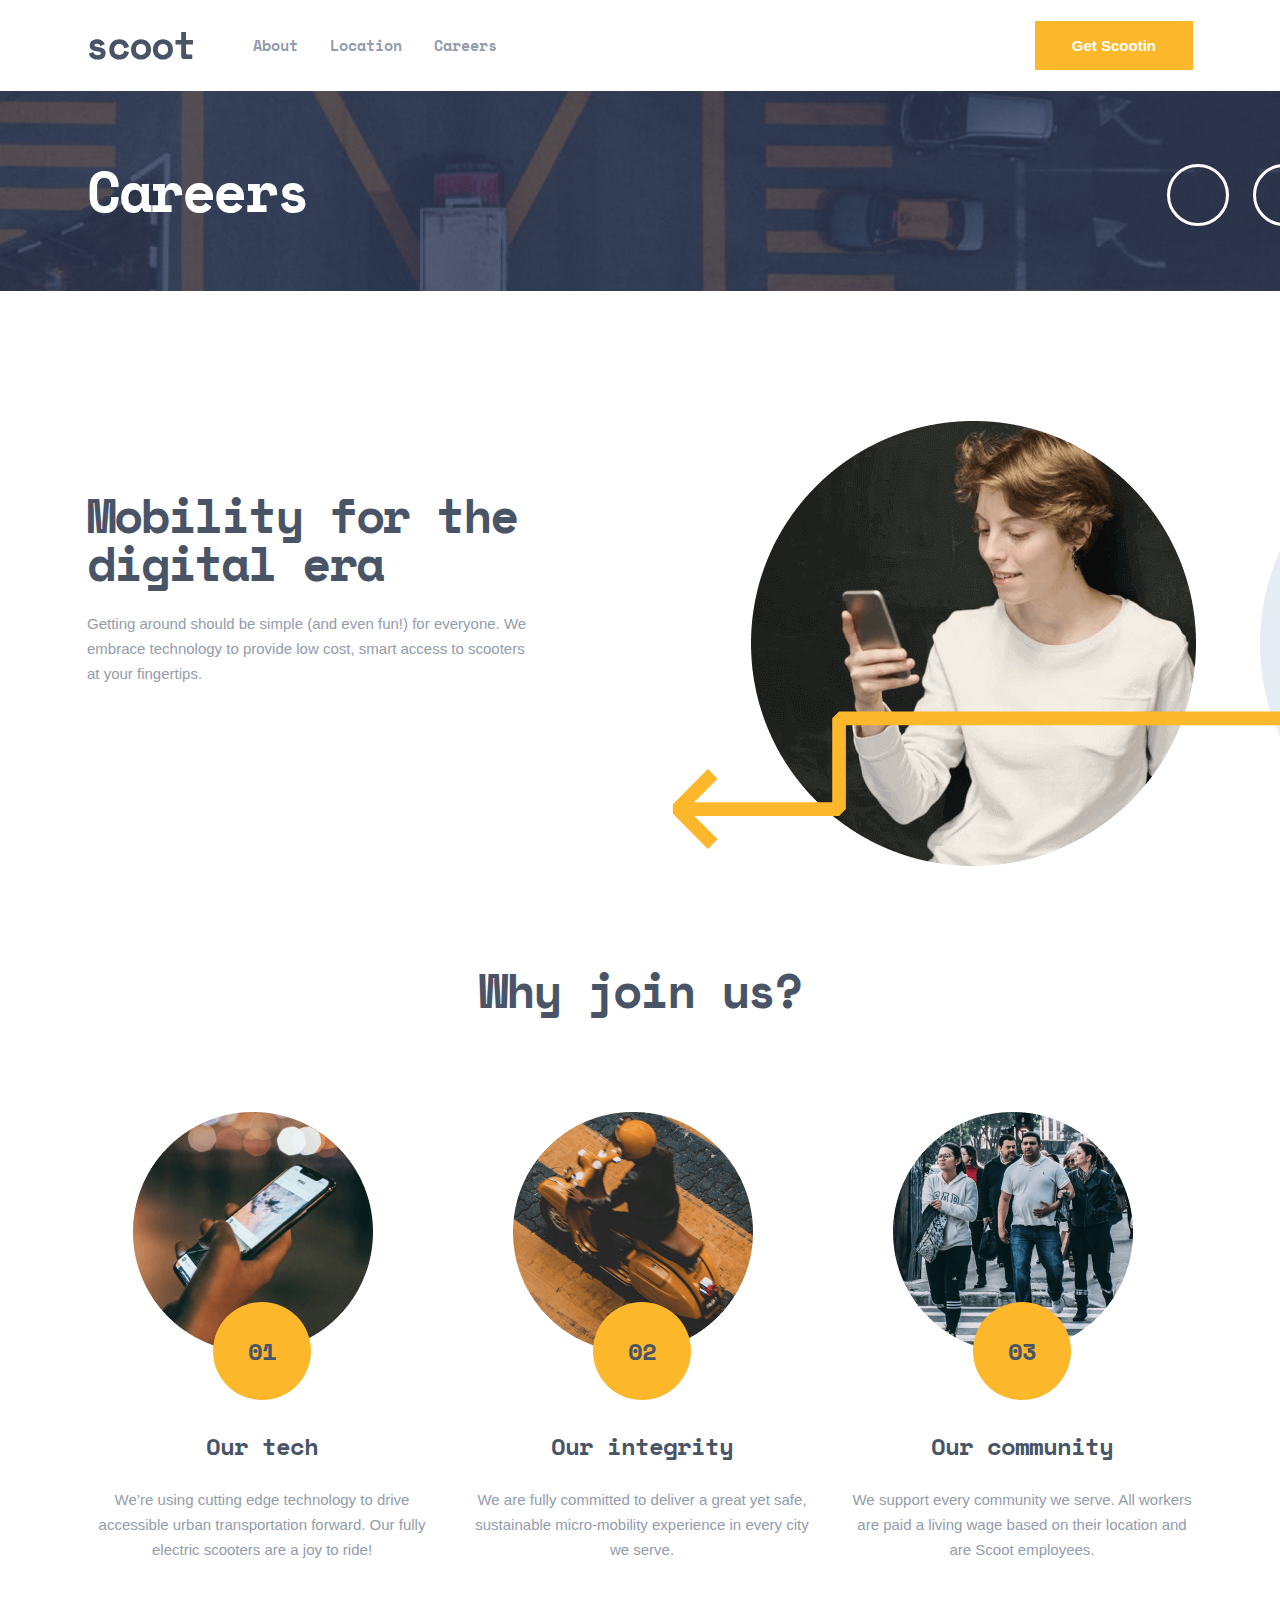
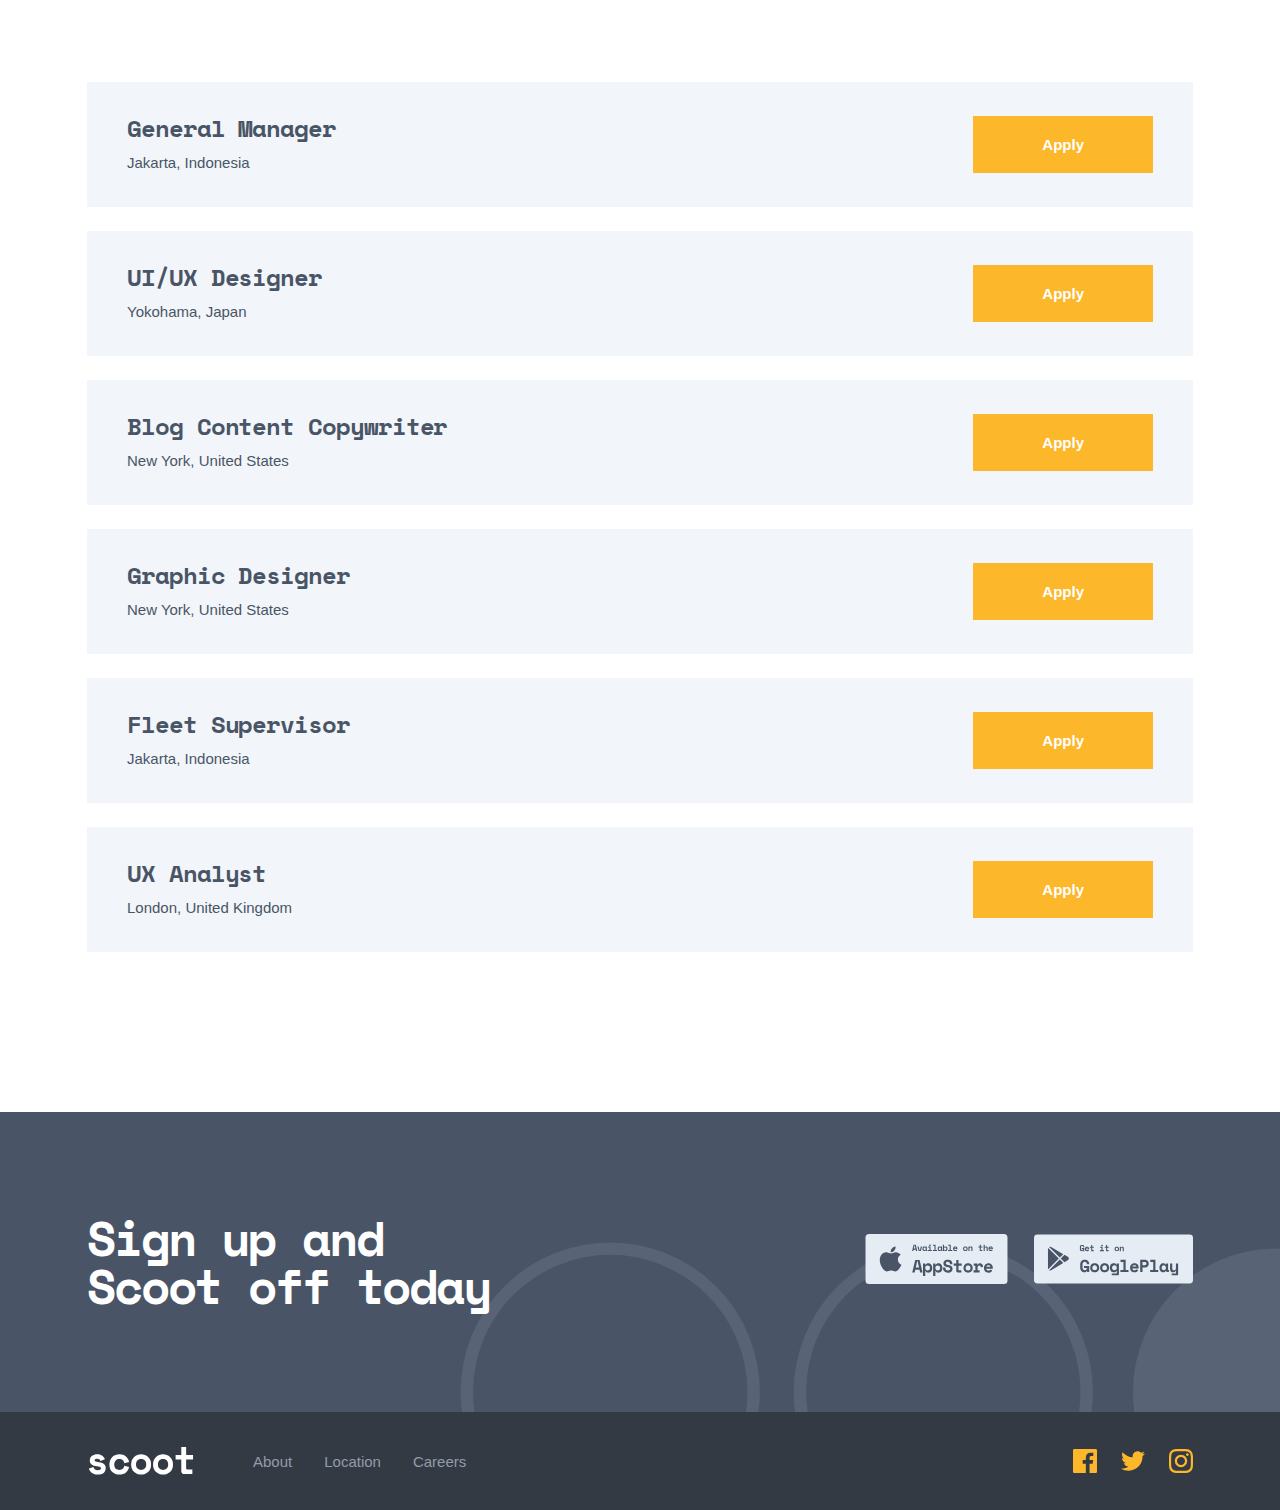
<file: careers.html>
<!DOCTYPE html>
<html lang="en">
<head>
    <meta charset="UTF-8">
    <meta http-equiv="X-UA-Compatible" content="IE=edge">
    <meta name="viewport" content="width=device-width, initial-scale=1.0">
    <link rel="stylesheet" href="css/normalize.css">
    <link rel="stylesheet" href="css/style.css">
    <title>Scoot about page</title>
</head>
<body>
    <header class="site-header">
        <div class="site-header__container container">
            <div class="burger-btn"> </div>
            <a class="logo-link" href="index.html">
                <img class="logo" src="images/scoot-logo-dark.svg" alt="logo" width="108" height="28">
            </a>
    
            <nav class="sitenav">
                <ul class="sitenav-list">
                    <li class="sitenav-item">
                        <a class="sitenav-link" href="about.html">About</a>
                    </li>
                    <li class="sitenav-item">
                        <a class="sitenav-link" href="location.html">Location</a>
                    </li>
                    <li class="sitenav-item">
                        <a class="sitenav-link" href="#">Careers</a>
                    </li>
                </ul>
            </nav>
    
            <a class="header-btn btn" href="#">Get Scootin</a>
    
        </div>
    </header>
      
    <main class="site-main">


        <section class="about-info">
            <h1 class="visually-hidden">Scoot's careers page</h1>
            <div class="about-info__container container">
                <h2 class="about-title">Careers</h2>
            </div>
        </section>

        <section class="services">

            <div class="services__container container">
 
                <div class="service easy-info">
                    <h2 class="service-info__title easy-title">Mobility for the digital era</h2>
                    <p class="service-info__text text">Getting around should be simple (and even fun!) for everyone. We embrace technology to provide low cost, smart access to scooters at your fingertips.</p>
                </div>
 
            </div>
 
        </section>

        <section class="values">

            <h2 class="values__title">Why join us?</h2>

            <div class="values__container container">
              
                <ul class="value-list value-tech">
                    <li class="value-item">
                        <span class="number-value">01</span>
                    </li>
                    <li class="value-item">
                        <h2 class="value-item__title">Our tech</h2>
                    </li>
                    <li class="value-item">
                        <p class="value-item__text">We’re using cutting edge technology to drive accessible urban transportation forward. Our fully electric scooters are a joy to ride!</p>
                    </li>
                </ul>
 
                <ul class="value-list value-integrity">
                 <li class="value-item">
                     <span class="number-value">02</span>
                 </li>
                 <li class="value-item">
                     <h2 class="value-item__title">Our integrity</h2>
                 </li>
                 <li class="value-item">
                     <p class="value-item__text">We are fully committed to deliver a great yet safe, sustainable micro-mobility experience in every city we serve.</p>
                 </li>
             </ul>
 
             <ul class="value-list value-community">
                 <li class="value-item">
                     <span class="number-value">03</span>
                 </li>
                 <li class="value-item">
                     <h2 class="value-item__title">Our community</h2>
                 </li>
                 <li class="value-item">
                     <p class="value-item__text">We support every community we serve. All workers are paid a living wage based on their location and are Scoot employees.</p>
                 </li>
             </ul>
 
            </div>
        </section>
 
        <section class="careers-jobs">
            <div class="careers-jobs__container container">
                <ul class="jobs-list">
                    <li class="jobs-item">
                        
                        <div class="jobs-item__info">
                            <h3 class="jobs-item__title">General Manager</h3>
                            <p class="jobs-item__text">Jakarta, Indonesia</p>
                        </div>

                        <a class="jobs-btn btn" href="#">Apply</a>

                    </li>
                    <li class="jobs-item">
                        <div class="jobs-item__info">
                            <h3 class="jobs-item__title">UI/UX Designer</h3>
                            <p class="jobs-item__text">Yokohama, Japan</p>
                        </div>

                        <a class="jobs-btn btn" href="#">Apply</a>
                        
                    </li>
                    <li class="jobs-item">
                        <div class="jobs-item__info">
                            <h3 class="jobs-item__title">Blog Content Copywriter</h3>
                            <p class="jobs-item__text">New York, United States</p>
                        </div>

                        <a class="jobs-btn btn" href="#">Apply</a>
                        
                    </li>
                    <li class="jobs-item">
                        <div class="jobs-item__info">
                            <h3 class="jobs-item__title">Graphic Designer</h3>
                            <p class="jobs-item__text">New York, United States</p>
                        </div>

                        <a class="jobs-btn btn" href="#">Apply</a>
                        
                    </li>
                    <li class="jobs-item">
                        <div class="jobs-item__info">
                            <h3 class="jobs-item__title">Fleet Supervisor</h3>
                            <p class="jobs-item__text">Jakarta, Indonesia</p>
                        </div>

                        <a class="jobs-btn btn" href="#">Apply</a>
                        
                    </li>
                    <li class="jobs-item">
                        <div class="jobs-item__info">
                            <h3 class="jobs-item__title">UX Analyst</h3>
                            <p class="jobs-item__text">London, United Kingdom</p>
                        </div>

                        <a class="jobs-btn btn" href="#">Apply</a>
                        
                    </li>
                </ul>
            </div>
        </section>



    </main>

    <footer class="site-footer">
            
        <div class="site-footer__top">

            <div class="sign-up container">
                <h2 class="sign-up__title">Sign up and Scoot off today</h2>
                <div class="markets-wrapper">
                    <a class="appstore" href="#">
                        <img src="images/app-store.svg" alt="appstore" width="159" height="50">
                    </a>
                    <a class="play-market" href="#">
                        <img src="images/google-play.svg" alt="play-market" width="159" height="56">
                    </a>
                </div>
            </div>
        </div>
       
        <div class="site-footer__bottom">
            <div class="footer-bottom__container container">
                <a class="logo-link" href="index.html">
                    <img class="logo" src="images/scoot-logo-white.svg" alt="logo" width="108" height="28">
                   </a>

                <ul class="footer-list">
                    <li class="footer-item">
                        <a class="footer-link" href="about.html">About</a>
                    </li>
                    <li class="footer-item">
                        <a class="footer-link" href="location.html">Location</a>
                    </li>
                    <li class="footer-item">
                        <a class="footer-link" href="#">Careers</a>
                    </li>
                </ul>

                <div class="social-wrapper">
                    <a class="social-link" href="#">
                        <img src="images/facebook.svg" alt="facebook" width="24" height="24">
                    </a>
                    <a class="social-link" href="#">
                        <img src="images/twitter.svg" alt="twitter" width="24" height="24">
                    </a>
                    <a class="social-link" href="#">
                        <img src="images/instagram.svg" alt="instagram" width="24" height="24">
                    </a>
                </div>
            </div>
          
    </div>
</footer>
<script src="main.js/json.js"></script>
</body>
</html>
</file>
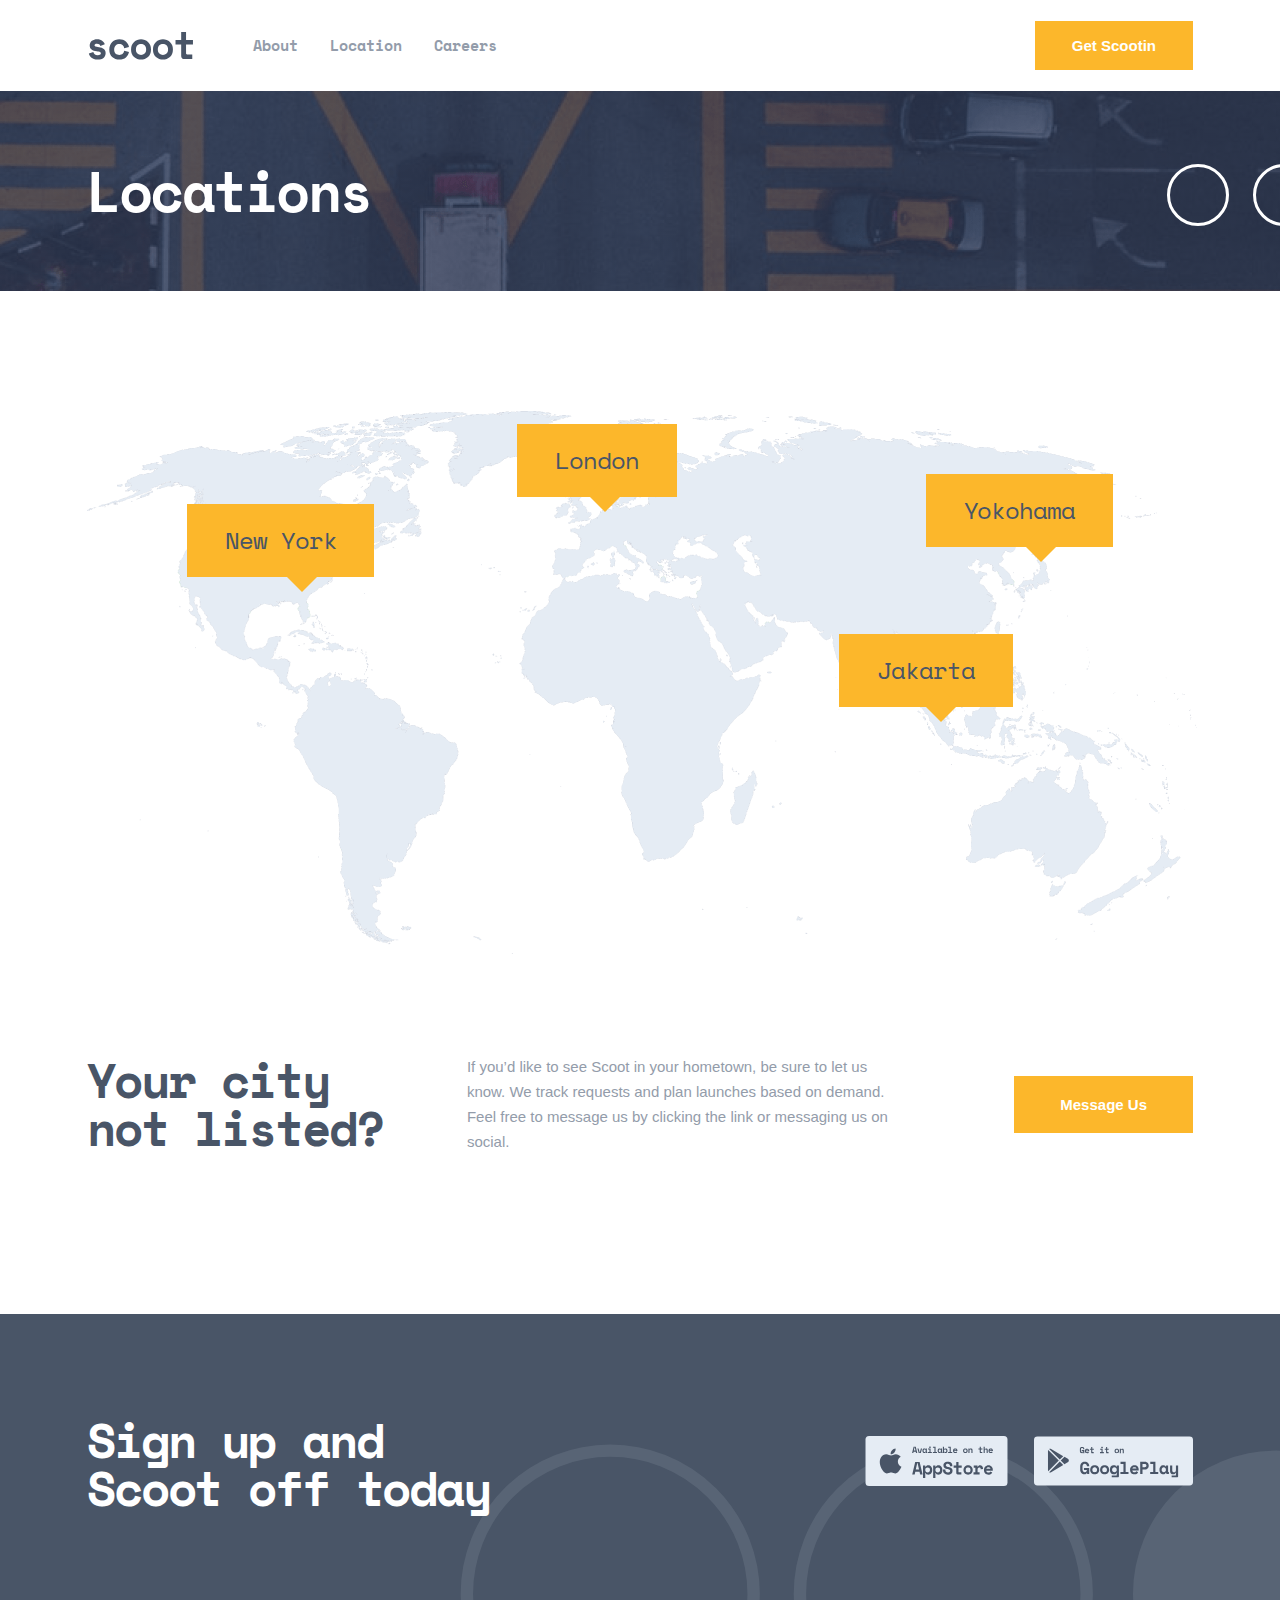
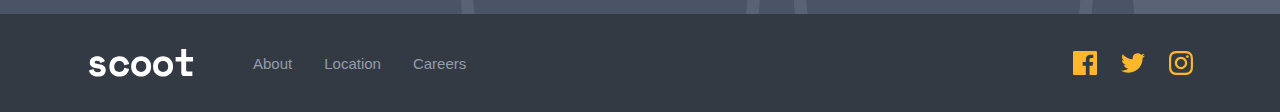
<file: location.html>
<!DOCTYPE html>
<html lang="en">
<head>
    <meta charset="UTF-8">
    <meta http-equiv="X-UA-Compatible" content="IE=edge">
    <meta name="viewport" content="width=device-width, initial-scale=1.0">
    <link rel="stylesheet" href="css/normalize.css">
    <link rel="stylesheet" href="css/style.css">
    <title>Scoot location page</title>
</head>
<body>
    <header class="site-header">
        <div class="site-header__container container">
            <div class="burger-btn"> </div>
            <a class="logo-link" href="index.html">
                <img class="logo" src="images/scoot-logo-dark.svg" alt="logo" width="108" height="28">
            </a>
    
            <nav class="sitenav">
                <ul class="sitenav-list">
                    <li class="sitenav-item">
                        <a class="sitenav-link" href="about.html">About</a>
                    </li>
                    <li class="sitenav-item">
                        <a class="sitenav-link" href="#">Location</a>
                    </li>
                    <li class="sitenav-item">
                        <a class="sitenav-link" href="careers.html">Careers</a>
                    </li>
                </ul>
            </nav>
    
            <a class="header-btn btn" href="#">Get Scootin</a>
    
        </div>
    </header>
      
    <main class="site-main">


        <section class="about-info">
            <h1 class="visually-hidden">Scoot's location page</h1>
            <div class="about-info__container container">
                <h2 class="about-title">Locations</h2>
            </div>
        </section>

        <section class="map-section">
            <div class="map-section__container container">
                <a class="map-link">
                    <img class="map-img" src="images/map.png" alt="map" width="1110" height="543">
                </a>
               
                <ul class="map-list">
                    <li class="map-item map-item__new-york">
                        <a class="map-item__link" href="#">New York</a>
                    </li>
                    <li class="map-item map-item__london">
                        <a class="map-item__link" href="#">London</a>
                    </li>
                    <li class="map-item map-item__yokohama">
                        <a class="map-item__link" href="#">Yokohama</a>
                    </li>
                    <li class="map-item map-item__jakarta">
                        <a class="map-item__link" href="#">Jakarta</a>
                    </li>
                </ul>
            </div>
        </section>

        <section class="listed">
            <div class="listed__container container">
                <h2 class="listed-title">Your city not&nbsp;listed?</h2>
                <p class="listed-text">If you’d like to see Scoot in your hometown, be sure to let us know. We track requests and plan launches based on demand. Feel free to message us by clicking the link or messaging us on social.</p>
                <a class="listed-btn btn" href="#">Message Us</a>
            </div>
        </section>

    </main>

    <footer class="site-footer">
            
        <div class="site-footer__top">

            <div class="sign-up container">
                <h2 class="sign-up__title">Sign up and Scoot off today</h2>
                <div class="markets-wrapper">
                    <a class="appstore" href="#">
                        <img src="images/app-store.svg" alt="appstore" width="159" height="50">
                    </a>
                    <a class="play-market" href="#">
                        <img src="images/google-play.svg" alt="play-market" width="159" height="56">
                    </a>
                </div>
            </div>
        </div>
       
        <div class="site-footer__bottom">
            <div class="footer-bottom__container container">
                <a class="logo-link" href="index.html">
                    <img class="logo" src="images/scoot-logo-white.svg" alt="logo" width="108" height="28">
                   </a>

                <ul class="footer-list">
                    <li class="footer-item">
                        <a class="footer-link" href="about.html">About</a>
                    </li>
                    <li class="footer-item">
                        <a class="footer-link" href="#">Location</a>
                    </li>
                    <li class="footer-item">
                        <a class="footer-link" href="careers.html">Careers</a>
                    </li>
                </ul>

                <div class="social-wrapper">
                    <a class="social-link" href="#">
                        <img src="images/facebook.svg" alt="facebook" width="24" height="24">
                    </a>
                    <a class="social-link" href="#">
                        <img src="images/twitter.svg" alt="twitter" width="24" height="24">
                    </a>
                    <a class="social-link" href="#">
                        <img src="images/instagram.svg" alt="instagram" width="24" height="24">
                    </a>
                </div>
            </div>
          
    </div>
</footer>
<script src="main.js/json.js"></script>
</body>
</html>
</file>
<file: css/style.css>
/*CUSTOM PROPERTIES*/
:root{
    /*Site Colors*/
    --accent-color:#fcb72b;
    --text-color: #939caa;
    --title-color: #495567;
    --light-grey:#e5ecf4;
    --snow:#f2f5f9;
    --light-yellow:#fff4df;
    --dark-grey:#333A44;

    /* FONTS */
    --mono-font:"Space Mono","Arial",sans-serif;
    --lexend-deca:"Lexend Deca","Arial",sans-serif;

}

/*WEB FONTS RELATED*/
/* space-mono-regular - latin */
@font-face {
    font-family: "Space Mono";
    font-style: normal;
    font-weight: 400;
    src: 
         url("../fonts/space-mono-v6-latin-regular.woff2") format("woff2"), /* Chrome 26+, Opera 23+, Firefox 39+ */
         url("../fonts/space-mono-v6-latin-regular.woff") format("woff"); /* Chrome 6+, Firefox 3.6+, IE 9+, Safari 5.1+ */
  }
  /* space-mono-700 - latin */
  @font-face {
    font-family: "Space Mono";
    font-style: normal;
    font-weight: 700;
    src: 
         url("../fonts/space-mono-v6-latin-700.woff2") format("woff2"), /* Chrome 26+, Opera 23+, Firefox 39+ */
         url("../fonts/space-mono-v6-latin-700.woff") format("woff"); /* Chrome 6+, Firefox 3.6+, IE 9+, Safari 5.1+ */
  }
@font-face {
    font-family: "Lexend Deca";
    font-style: normal;
    font-weight: 400;
    src:
         url("../fonts/lexend-deca-v7-latin-regular.woff2") format("woff2")
         url("../fonts/lexend-deca-v7-latin-regular.woff") format("woff"); 
  }
/*GLOBAL STYLES*/
html{
    box-sizing: border-box;
}
*,
*::before,
*::after{
    box-sizing: inherit;
}

body{
    padding: 0;
    margin: 0;
    font-family: "Lexend Deca","Arial",sans-serif;
    font-size: 15px;
    line-height: 25px;
    color: var(--text-color);
    background-color: #fff;
    overflow-x: hidden;
}
.container{
    max-width: 1156px;
    padding-left: 25px;
    padding-right: 25px;
    margin-left: auto;
    margin-right: auto;
}
.visually-hidden {
    clip: rect(0 0 0 0);
    clip-path: inset(50%);
    height: 1px;
    overflow: hidden;
    position: absolute;
    white-space: nowrap;
    width: 1px;
  }
/* SITE_HEADER */
.site-header{
    padding: 21px 0;
}
.site-header__container{
    display: flex;
    align-items: center;
}
.sitenav{
    margin-right: auto;
}
.sitenav-list{
    margin: 0;
    padding: 0;
    list-style-type: none;
    display: flex;
    align-items: center;
}
.sitenav-item{
    font-weight: bold;
    font-family: var(--mono-font);
    margin-right: 32px;
}
.sitenav-link{
    color: var(--text-color);
    text-decoration: none;
    transition: color ease 0.3s;
}
.sitenav-link:hover{
    color: var(--accent-color);
}
.header-btn{
    text-decoration: none;
}

.btn{
   transition: ease 0.3s;
   padding: 10px 35px;
   background-color: var(--accent-color);
   color: #fff;
   font-weight: bold;
   border: 2px solid var(--accent-color);
   white-space: nowrap;
}

.btn:hover{
    background-color: #fff;
    color: var(--accent-color);
    border: 2px solid var(--accent-color);
}


/* LOGO */
.logo-link{
    margin-right: 58px;
}
.logo{
    display: flex;
}

/* SITE_MAIN */
.hero-section{
    padding: 153px 0;
    background-image:linear-gradient(rgba(47, 59, 89, 0.75), rgba(47, 59, 89, 0.75)),
                     url("../images/site-hero-bg-scoot.png");

    background-repeat: no-repeat;
    background-position: center center,
                         center 85%;
    background-size: cover;
   
  margin-bottom: 160px;
}
.hero-title{
    width: 500px;
    margin: 0;
    margin-bottom: 40px;
    color: #fff;
    font-family:var(--mono-font);
    font-weight: bold;
    font-size: 56px;
    line-height: 56px;
    letter-spacing: -2.5px;
    position: relative;
}
.hero-title::after{
    content: "";
    width: 234px;
    height: 63px;
    display: block;
    position: absolute;
    top: 280px;
    right: -800px;
    background-repeat: no-repeat;
    background-size: contain;
    background-image: url("../images/site-hero-bg-circles.svg")
}
.hero-info{
    width: 405px;
    margin-left: 90px;
    color: white;
    position: relative;
}
.hero-text{
    margin: 0;
    margin-bottom: 40px;
    font-weight: normal;
}
.hero-info::after{
    content: "";
    width: 447px;
    height: 138px;
    display: block;
    position: absolute;
    top: 50px;
    left: 480px;
    background-repeat: no-repeat;
    background-size: contain;
    background-image: url("../images/yellow-arrow-to-right.svg");
}
.hero-info::before{
    content: "";
    width: 202px;
    height: 10px;
    display: block;
    position: absolute;
    top: 50px;
    left:-250px;
    background-repeat: no-repeat;
    background-size: cover;
    background-image: url("../images/site-hero-horizontal-line.svg");
}
.hero-btn{
    text-decoration: none;
    display:inline-block;
}
.hero-btn:hover{
    background-color: transparent;
}

.site-main{
    padding-bottom: 160px;
    font-family: var(--lexend-deca);
}

/* ABOUT */

.about-info{
    padding: 72px 0;
    background-repeat: no-repeat;
    background-position: center center;
    background-size: cover;
    background-image:linear-gradient(rgba(47, 59, 89, 0.75), rgba(47, 59, 89, 0.75)),
                      url("../images/about-bg.png");
    margin-bottom: 120px;
}
.about-title{
    margin: 0;
    font-weight: bold;
    font-size: 56px;
    line-height: 56px;
    letter-spacing: -2.5px;
    font-family:"Space Mono","Arial",sans-serif;
    color: #fff;
    position: relative;
}
.about-title::after{
    content: "";
    width: 234px;
    height: 63px;
    position: absolute;
    top: 0;
    left: 1080px;
    background-repeat: no-repeat;
    background-position: center center;
    background-size: contain;
    background-image: url("../images/site-hero-bg-circles.svg");
}


/* VALUE_SECTION */

.values{
    margin-bottom: 120px;
}
.values__title{
    margin: 0;
    margin-bottom: 48px;
    font-weight: bold;
    color:var(--title-color);
    font-family: var(--mono-font);
    font-size: 48px;
    line-height: 48px;
    text-align: center;
    letter-spacing: -2.14286px;
}
.values__container{
    display: flex;
    align-items: center;
}
.value-list{
    padding: 0;
    margin: 0;
    list-style-type: none;
}
.value-item{
    width: 350px;
    text-align: center;
}
.value-list:not(:last-child){
    margin-right: 30px;
}
.number-value{
    margin-bottom: 32px;
    padding: 35px;
    border-radius: 50%;
    background-color: var(--accent-color);
    display: inline-block;
    font-weight: bold;
    font-family: var(--mono-font);
    font-size: 24px;
    line-height: 28px;
    text-align: center;
    letter-spacing: -1.07143px;
    color: var(--title-color);
}

.value-item__title{
    margin: 0;
    margin-bottom: 27px;
    font-weight: bold;
    font-size: 24px;
    font-family: var(--mono-font);
    line-height: 28px;
    color: var(--title-color);
    text-align: center;
    letter-spacing: -1.07143px;
}
.value-item__text{
    margin: 0;
}
.value-list::before{
    content: "";
    width: 240px;
    height: 240px;
    display: block;
    background-position: center center;
    position: relative;
    top: 50px;
    right: -13%;
    z-index: -1;
   
}
.value-tech::before{
    background-image: url("../images/phone-writing.png");
    
    background-repeat: no-repeat;
}
.value-integrity::before{
    background-image: url("../images/riding-bike.png");
  
    background-repeat: no-repeat;
}
.value-community::before{
    background-image: url("../images/people-walk.png");
 
    background-repeat: no-repeat;
}

/* FAQS__SECTION */

.faqs-section__title{
    margin: 0;
    margin-bottom: 64px;
    font-weight: bold;
    font-size: 48px;
    line-height: 48px;
    color: var(--title-color);
    font-family: var(--mono-font);
    text-align: center;
    letter-spacing: -2.14286px;
}
.how-it-works{
    display: flex;
    align-items: start;
}
.how-it-works:not(:last-child){
    margin-bottom: 64px;
}
.how-it-works__title{
    margin: 0;
    color: var(--title-color);
    font-family: var(--mono-font);
    font-weight: bold;
    font-size: 40px;
    line-height: 48px;
    letter-spacing: -1.78571px;
}
.work-list{
    padding: 0;
    margin: 0;
    list-style-type: none;
    width: 730px;
    margin-left: auto;
}
.work-item{
    padding: 32px 40px;
    background-color: var(--snow);
    color: var(--title-color);
    position: relative;
}
.work-item::after{
    content: "";
    width: 16px;
    height: 16px;
    display: block;
    background-repeat: no-repeat;
    background-position: center center;
    background-size: contain;
    background-image: url("../images/down.png");
    position: absolute;
    top: 42px;
    right: 30px;
}
.work-item:active::after{
    transition:ease 0.3s;
     transform: rotate(180deg);
}

.work-item:hover{
    background-color: var(--light-yellow);
}

.work-item:active .work-item__text{
    display: block;
    margin-top: 24px;
}

.work-item:not(:last-child){
    margin-bottom: 16px;
}
.work-item__title{
    margin: 0;
    font-weight: bold;
    font-family: var(--mono-font);
    font-size: 24px;
    line-height: 28px;
    letter-spacing: -1.07143px;
}
.work-item__text{
    margin: 0;
    display: none;
}

.safe-driving{
    display: flex;
    align-items: start;
}



/* MAP_SECTION */
.map-section{
    margin-bottom: 100px;
}

.map-link img{
    display: block;
}

.map-list{
    margin: 0;
    padding: 0;
    list-style-type: none;
    position: relative;
}
.map-item{
    padding:22px 38px;
    display: inline-block;
    background-color: var(--accent-color);
    font-size: 24px;
    line-height: 28px;
    text-align: center;
    letter-spacing: -1.07143px;
    position: relative;
}
.map-item__new-york{
    position: absolute;
    top: -450px;
    left: 100px;
}
.map-item__jakarta{
    position: absolute;
    top: -320px;
    right: 180px;
}
.map-item__london{
    position: absolute;
    top: -530px;
    left: 430px;
}
.map-item__yokohama{
    position: absolute;
    top: -480px;
    right: 80px;
}
.map-item__link{
    color: var(--title-color);
    font-family: var(--mono-font);
    text-decoration: none;
}
.map-item::after{
    content: "";
    height: 24px;
    width: 24px;
    display: block;
    position: absolute;
    bottom: -10px;
    right: 60px;
    background-color: var(--accent-color);
    transform: rotate(45deg);
}

/* LISTED__SECTION */

.listed__container{
    display: flex;
    align-items: center;
}
.listed-title{
    width: 352px;
    margin: 0;
    margin-right: 30px;
    font-weight: bold;
    font-size: 48px;
    line-height: 48px;
    letter-spacing: -2.14286px;
    color: var(--title-color);
    font-family: var(--mono-font);
}
.listed-text{
    width: 445px;
    margin: 0;
    margin-right: 105px;
}
.listed-btn{
    white-space: nowrap;
    padding: 14px 44px;
    text-decoration: none;
}
/* CAREERS_JOBS_SECTION */

.jobs-list{
    padding: 0;
    margin: 0;
    list-style-type: none;
}
.jobs-item{
    padding: 32px 40px;
    background-color:var(--snow);
    width: 100%;
    display: flex;
    align-items: center;
    justify-content: space-between;
}
.jobs-item:not(:last-child){
    margin-bottom: 24px;
}
.jobs-item__title{
    margin: 0;
    margin-bottom: 8px;
    font-weight: bold;
    font-size: 24px;
    line-height: 28px;
    letter-spacing: -1.07143px;
    font-family: var(--mono-font);
    color: var(--title-color);
}
.jobs-item__text{
    margin: 0;
    color: var(--title-color);
}
.jobs-btn{
    padding: 14px 67px;
    text-decoration: none;
}
/* ORDER */
.order{
    margin-bottom: 200px;
}
.order__container{
    display: flex;
    align-items: center;
    position: relative;
}
.order__container::before{
    content: "";
    background-color:var(--light-grey);
    width: 974px;
    height: 15px;
    position: absolute;
    top: 15%;
    left: -15%;
    z-index: -1;
}
.order-info{
    width: 350px;
    margin-right: 30px;
}
.order-info::before{
    content: "";
    display: block;
    width: 96px;
    height: 96px;
    background-repeat: no-repeat;
    background-position: center center;
    background-color: var(--accent-color);
    border-radius: 50%;
    margin-bottom: 40px;
}
.order-info__locate::before{
    background-image: url("../images/locate-with-app.svg");
    background-size:38px 47px, contain;
}
.order-info__pick::before{
    background-image: url("../images/pick-your-scooter.svg");
    background-size:38px 47px, contain;
}
.order-info__enjoy::before{
    background-image: url("../images/pick-your-scooter2.svg");
    background-size:38px 47px, contain;
}
.order-info__title{
    font-weight: bold;
    font-family:var(--mono-font);
    font-size: 24px;
    line-height: 28px;
    letter-spacing: -1.07143px;
    color:var(--title-color);
    margin: 0;
    margin-bottom: 27px;
}
.order-info__text{
    margin: 0;
}

/* SERVICES */

.service{
    width: 445px;
    padding-top: 80px;
    padding-bottom: 80px;
    margin-bottom: 160px;
}
.service-info__title{
    font-weight: bold;
    margin: 0;
    margin-bottom: 24px;
    font-size: 48px;
    line-height: 48px;
    font-family: var(--mono-font);
    color: var(--title-color);
    letter-spacing: -2.14286px;
    position: relative;
}
.service-info__text{
    margin: 0;
    margin-bottom: 40px;
}
.service-info__btn{
    display: inline-block;
    text-decoration: none;
}
.service-info__title::after{
    content: "";
    width: 1080px;
    height: 445px;
    display: block;
    position: absolute;
    left: 135%;
    top: -70px;
    background-repeat: no-repeat;
    background-position: center center;
    background-size: contain;
    z-index: -1;
}
.service-info__title::before{
    content: "";
    width: 735px;
    height: 138px;
    display: block;
    background-repeat: no-repeat;
    background-position: center center;
    background-size: contain;
}

.easy-title::before{
    background-image: url("../images/yellow-arrow-to-left.svg");
    position: absolute;
    left: 125%;
    top: 220px;
    z-index: 1;
}

.easy-title::after{
    background-image: url("../images/easu-to-use-riding-telemetry.png");
}
.coming-title::before{
    background-image: url("../images/yellow-arrow-to-right.svg");
    position: absolute;
    left: -250%;
    top: -70px;
    z-index: 1;
}

.coming-title::after{
    background-image: url("../images/coming-to-a-city-near-you.png");
    position: absolute;
    left: -280%;
    top: -70px;
}
.payment-title::before{
    background-image: url("../images/yellow-arrow-to-left.svg");
    position: absolute;
    left: 125%;
    top: 220px;
    z-index: 1;
}

.payment-title::after{
    background-image: url("../images/zero-hassle-payments.png");
   
}
.coming-info{
    margin-left: auto;
}
/* BURGER_STYLES */
.burger-btn{
    position: absolute;
    left: 15px;
    margin: auto;
    width:20px;
    height: 20px;
    background: linear-gradient(to right, rgba(252, 183, 43, 1) 0%, rgba(252, 183, 43, 1) 100%);
    background-size: 50px 4px;
    background-position: center center;
    background-repeat: no-repeat;
    transition: 0.2s background;
    border: none;
    font-size: 0;
    padding: 0;
    outline: none;
    cursor: pointer;
    display: none;
    /* When open */
  }
  .burger-btn:before, .burger-btn:after {
    content: "";
    position: absolute;
    top: 15px;
    left: 0;
    width: 20px;
    height: 4px;
    background:#FCB72B;
    transition: 0.2s transform;
    transform-origin: 25px 3px;
  }
  .burger-btn:after {
    top:0;
    transform-origin: 18px -3px;
  }
  .burger-btn.is-open {
    background-size: 0px 2px;
  }
  .burger-btn.is-open:before {
    transform: rotate(45deg);
  }
  .burger-btn.is-open:after {
    transform: rotate(-45deg);
  }

/* FOOTER */


.site-footer__top{
    background-color: var(--title-color);
    background-repeat: no-repeat;
    background-position: calc(50% + 300px) 130px;
    background-size: contain;
    background-image: url("../images/site-footer-bg-circles.svg");
    color: #fff;
    padding-top: 102px;
    padding-bottom: 102px;
}
.sign-up{
    display: flex;
    align-items: center;
    justify-content: space-between;
   
}
.sign-up__title{
    width: 415px;
    margin: 0;
    font-weight: bold;
    font-size: 48px;
    line-height: 48px;
    font-family: var(--mono-font);
    letter-spacing: -2.14286px;
}
.markets-wrapper{
    display: flex;
    align-items: center;
}
.appstore{
    display: block;
    margin-right: 18px;
}
.play-market{
    display: block;
}

/* SITE_FOOTER_BOTTOM */
.site-footer__bottom{
    background-color: var(--dark-grey);
    padding: 35px 0;
}
.footer-bottom__container{
    display: flex;
    align-items: center;
}
.footer-list{
    padding: 0;
    margin: 0;
    list-style-type: none;
    display: flex;
    align-items: center;
    margin-right: auto;
}

.footer-link{
    color: var(--text-color);
    text-decoration: none;
    margin-right: 32px;
    transition: color ease 0.3s;
}
.footer-link:hover{
    color: var(--accent-color);
}
.social-wrapper{
    display: flex;
    align-items: center;
}
.social-link img{
    display: block;
}
.social-link{
    margin-left: 24px;
}
.social-link img:hover{
    filter: grayscale(90%);
}
.none{
    overflow-y: hidden;
}

/* RESPONSIVE */
@media only screen and (max-width:1100px){
    .hero-title::after{
        right: -600px;
        top: 270px;
        
    }
    .hero-info::after{
        width: 300px;
    }
    .order__container::before{
        width: 900px;
    }
    .values__container{
        flex-wrap: wrap;
    }
    .map-img{
        width: 1000px;
    }
    .about-title::after{
        left: 850px;
    }
}
@media only screen and (max-width:995px){
    .order__container::before{
        width: 810px;
    }
    .easy-title::after{
        left: 115%;
    }
    .payment-title::after{
        left: 115%;
    }
    .coming-title::after{
        left: -260%;
    }
    .map-img{
        width: 910px;
    }
    .about-title::after{
        left: 750px;
    }
   
}
@media only screen and (max-width:900px){
    .hero-title::after{
        right: -500px;
        top: 270px;
        
    }
    .hero-info::after{
        width: 250px;
        left: 400px;
    }
    .hero-info::before{
        display: none;
    }
    .order__container::before{
        width: 750px;
    }
    .coming-title::after{
        left: -240%;
    }
    .map-img{
        width: 850px;
    }
    .map-item__london{
        left: 280px;
        top: -500px;
    }
    .map-item__new-york{
      top: -450px;
      left: 70px;
    }
    .map-item__yokohama{
        top: -450px;
        right: 30px;
    }
    .map-item__jakarta{
        top: -350px;
        right: 100px;
    }
    .listed__container{
        flex-direction: column;
        text-align: center !important;
    }
    .listed-title{
        width: 457px;
        margin-right: 0 !important;
        margin-bottom: 40px;
        text-transform: capitalize;
    }
    .listed-text{
        width: 573px;
        margin-right: 0 !important;
        margin-bottom: 40px;
    }
    .about-title::after{
        left: 680px;
    }
}
@media only screen and (max-width:810px){
    .order__container::before{
        width: 700px;
    }
    .easy-title::after{
        left: 95%;
    }
    .payment-title::after{
        left: 95%;
    }
    .coming-title::after{
        left: -230%;
    }
    .how-it-works{
        flex-direction: column;
    }
    .how-it-works__title{
        font-size: 40px;
        line-height: 48px;
        margin-bottom: 32px;
        margin-right: auto;
        margin-left: auto;
    }
    .values__container{
        flex-direction: column;
    }
    .value-list:not(:last-child){
        margin-right: 0;
    }
    .about-title::after{
        left: 600px;
    }
}
@media only screen and (max-width:768px) {
    .site-main{
        overflow-x: hidden;
    }
    .sitenav{
        margin-right: 94px;
    }
    .hero-section{
        text-align: center;
    }
    .hero-title{
        margin:0 auto 24px;
    }
    .hero-info{
        margin: 0 auto;
    }
    .hero-info::before{
        display: none;
    }
    .hero-info::after{
        top: 200px;
        left: -300px;
    }
    .hero-title::after{
        right: -170px;
        top: 350px;
    }
    /* ORDER_SECTION */
    .order{
        margin-bottom: 145px;
    }
    .order__container{
        flex-direction: column;
    }
    .order__container::before{
        transform: rotate(90deg);
        left: -215px;
        width: 700px;
    }
    .order-info{
        margin-left: auto;
    }
    .order-info:not(:last-child){
        margin-bottom: 40px;
    }
    .order-info::before{
        position: absolute;
        left: 85px;
        margin-bottom: 0;
        margin-top: 25px;
    }
    /* SERVICE */
    .service{
        padding: 0;
        margin:690px auto 0;
        text-align: center;
    }
    .service-info__title::after{
        top: -500px;
        left: -80px;
    }
    .service-info__title::before{
        top: -190px;
        left: 0;
    }
    .coming-title::after{
        left: -500px;
    }
    .coming-title::before{
        left: -400px;
        top: -450px;
    }
    /* SITE_FOOTER */
    .site-footer__top{
        padding: 64px 0;
        background-position: center 200px;
    }
    .site-main{
        padding-bottom: 124px;
    }
    .sign-up{
        flex-direction: column;
        text-align: center;
    }
    .sign-up__title{
        margin-bottom: 40px;
    }
 

    /* ABOUT_PAGE */
    
    .about-info{
        background-size: cover;
    }
    .about-title::after{
        left: 600px;
    }
    .values__container{
        flex-direction: column;
    }
    .how-it-works{
        flex-direction: column;
    }
    .how-it-works__title{
        font-size: 40px;
        line-height: 48px;
        margin-bottom: 32px;
        margin-right: auto;
        margin-left: auto;
    }

    /* LOCATION-PAGE */
    .map-img{
        width: 100%;
        height: auto;
    }
    .map-item__london{
        left: 280px;
        top: -400px;
    }
    .map-item__new-york{
      top: -350px;
      left: 70px;
    }
    .map-item__yokohama{
        top: -350px;
        right: 30px;
    }
    .map-item__jakarta{
        top: -250px;
        right: 100px;
    }
    .listed__container{
        flex-direction: column;
        text-align: center !important;
    }
    .listed-title{
        width: 457px;
        margin-right: 0 !important;
        margin-bottom: 40px;
        text-transform: capitalize;
    }
    .listed-text{
        width: 573px;
        margin-right: 0 !important;
        margin-bottom: 40px;
    }
}
@media only screen and (max-width:605px){
    .jobs-btn{
        padding:5px 15px;
    }
}

/* MOBILE_RESPONSIVE */
@media only screen and (max-width:475px) {
    .site-main{
        overflow-x: hidden;
    }
    .sitenav{
        transform: translateX(-300px);
        display: block;
        width: 60vw;
        height: 100vh;
        background-color: var(--title-color);
        color: #fff;
        position: absolute;
        left: 0;
        top: 70px;
        padding: 62px 32px;
        z-index: 99;
    }
    .sitenav-link{
        color: #fff;
    }
    .sitenav-item:not(:last-child){
        margin-bottom: 24px;
    }
    .sitenav-list{
        flex-direction: column;

    }
    .header-btn{
        position: absolute;
        transform: translateX(-300px);
        top: 600px;
        left: 32px;
        z-index: 99;
        
    }
    .active{
        transform: translateX(0px);
    }
    .logo-link{
        margin-right: auto;
        margin-left: auto;
    }
    .burger-btn{
        display: block;
    }
    /* HERO_SECTION */
     .hero-section{
         text-align: center;
         padding-top: 115px;
         padding-bottom: 179px;
     }
     .hero-title{
         font-size: 40px;
         width: 310px;
     }
     .hero-info{
         width: 311px;
     }
     .hero-info::after{
         left: -380px;
         top: 280px;
     }
     .hero-title::after{
         right: 800px;
     }

     /* ORDER_SECTION */
     .order__container{
         text-align: center;
     }
     .order__container::before{
        display: none;
    }
    .order-info::before{
        position: relative;
        margin: 0 50px 24px;
        width: 56px;
        height: 56px;
        background-size:25px 18px, contain;
    }
    .order-info__title{
        font-size: 20px;
    }
    .order-info__text{
        width: 311px;
    }

    /* SERVICE_INFO */
    .service{
        margin-top: 500px;
        width: 311px;
        text-align: center;
        margin-bottom: 120px;
    }
    .service-info__title::after{
        width: 650px;
        height: 650px;
        left: 0;
    }
    .service-info__title::before{
        left: -30px;
    }
    .service-info__title{
        font-size: 32px;
        line-height: 32px;
    }
    .coming-title::after{
        left: -340px;
    }
    .coming-title::before{
        left: -450px;
        top: -300px;
    }

    /* FOOTER_TOP */
    .sign-up{
        width: 311px;
    }
    .sign-up__title{
        width: 311px;
        font-size: 32px;
    }
    .site-footer__top{
        background-size: cover;
        background-position: -500px 140px;
    }
    .site-footer__bottom{
        padding-top: 64px;
        padding-bottom: 88px;
    }
    .footer-bottom__container{
        text-align: center;
        flex-direction: column;
    }
    .footer-bottom__container img{
        margin-bottom: 41px;
    }
    .footer-list{
        flex-direction: column;
        width: 74px;
        margin-left: auto;
        margin-right: auto;
        margin-bottom: 85px;
    }
    .footer-link{
        margin: 0;
    }
    .footer-item:not(:last-child){
        margin-bottom: 16px;
    }
    .social-wrapper img{
        margin: 0;
    }
    
  /* ABOUT_PAGE_CSS */
  
    .about-info{
       background-size: cover;
       text-align: center;
    }
    .values{
        width: 441px;
       margin-left: auto;
        margin-right: auto;
    }
    .values__container{
        flex-direction: column;
    }
    .values__title{
        font-size: 32px;
        line-height: 32px;
    }
    .value-list{
         margin:0 !important;
    }

    /* FAQS_SECTION */
    .faqs-section{
        width: 361px;
        margin-left: auto;
        margin-right: auto;
    }
    .faqs-section__title{
        margin-bottom: 48px;
        font-size: 32px;
        line-height: 32px;
    }
    .how-it-works__title{
        font-size: 24px;
        line-height: 28px;
        margin-bottom: 32px !important;
        margin-left: 20px !important;
    }
    .how-it-works{
        flex-direction: column;
    }
    
   .work-item{
       width: 311px;
       padding: 32px;
   }
    .work-item__title{
        font-size: 18px;
        line-height: 24px;
        letter-spacing: -0.803571px;
    }

    /* CAREERS_PAGE_STYLES */

    .jobs-item{
        flex-direction: column;
        padding: 32px;
        text-align: center;
        margin-bottom: 16px !important;
    }
    .jobs-item__info{
        margin-bottom: 16px;
    }
    .jobs-btn{
        width: 100%;
    }
    .jobs-item__title{
        font-size: 18px;
        line-height: 24px;
    }
 

    /* LOCATION__PAGE__STYLES */
    
    .map-img{
        width: 325px;
        height: 152px;
        margin-right: 0 !important;
        margin-bottom: 50px !important;
    }
    .map-list{
        flex-direction: column !important;

    }
    .map-item{
        background-color: var(--light-yellow);
        position: relative;
        margin-bottom: 16px;
        width: 100%;
        top: 0;
        left: 0;
        bottom: 0;
        right: 0;
    }
    .map-item::after{
        border-radius: 50%;
        width: 16px;
        height: 16px;
    }
   .map-item__jakarta::after{
       top: -430px;
       left: 70px;
   }
   .map-item__yokohama::after{
        top: -300px;
        left: 250px;
    }
    .map-item__london::after{
        top: -270px;
        left: 150px;
    }
    .map-item__new-york::after{
        top: -150px;
        left: 250px;
    }
    
    .listed__container{
        flex-direction: column;
        text-align: center;
    }
    .listed-title{
        width: 311px;
        font-size: 32px;
        line-height: 32px;
        margin-bottom: 32px !important;
    }
    .listed-text{
        width: 311px;
        margin-right: auto;
        margin-left: auto;
        margin-bottom: 32px !important;
    }
}
</file>
